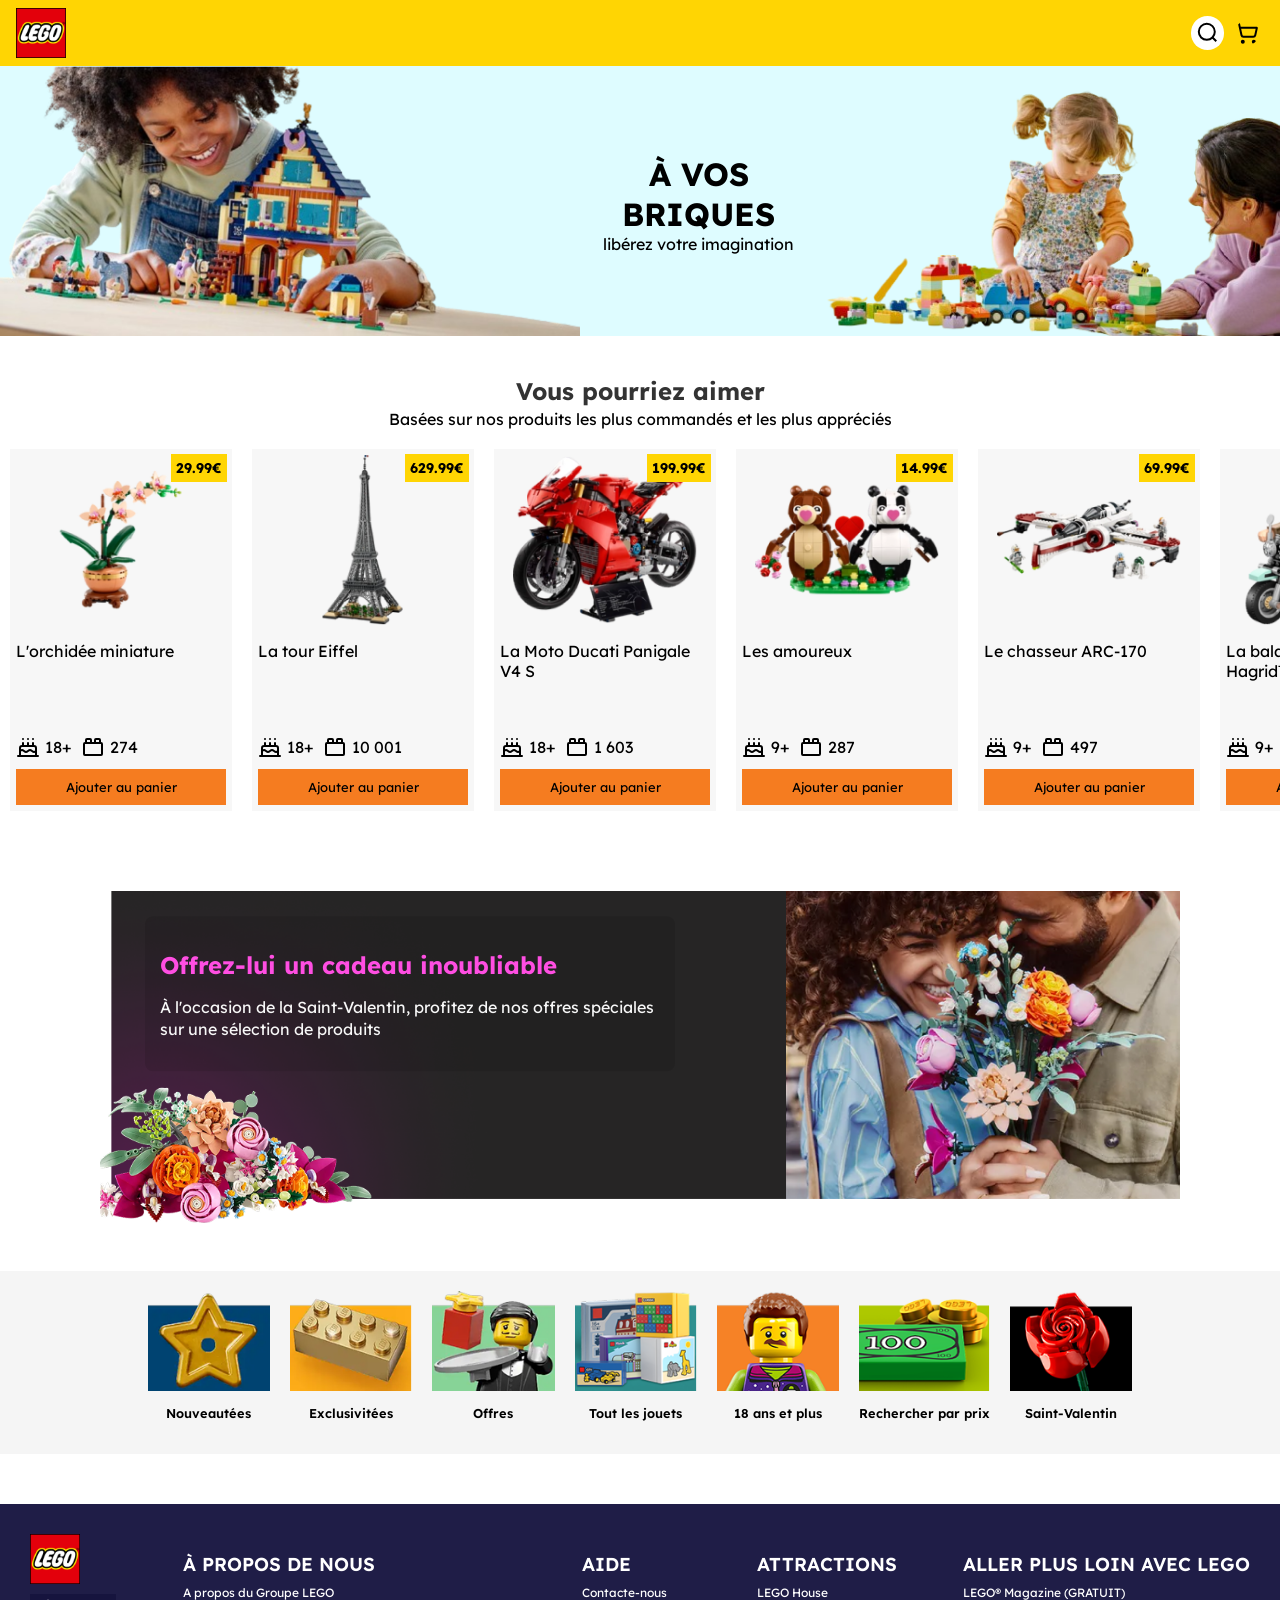
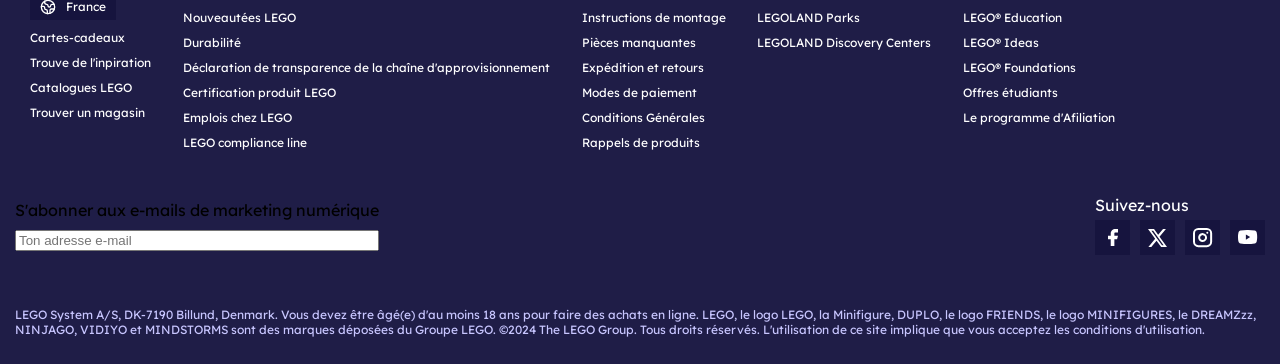
<file: index.html>
<!DOCTYPE html>
<html lang="en">
<head>
  <meta charset="UTF-8">
  <meta name="viewport" content="width=device-width, initial-scale=1.0">
  <title>Accueil | Boutique LEGO® (non-)officielle FR </title>

  <link rel="stylesheet" href="styles/base.css">
  <link rel="stylesheet" href="styles/navbar.css">
  <link rel="stylesheet" href="styles/header.css">
  <link rel="stylesheet" href="styles/most-sell.css">
  <link rel="stylesheet" href="styles/promo.css">
  <link rel="stylesheet" href="styles/categories.css">
  <link rel="stylesheet" href="styles/footer.css">

  <link rel="preconnect" href="https://fonts.googleapis.com">
  <link rel="preconnect" href="https://fonts.gstatic.com" crossorigin>
  <link href="https://fonts.googleapis.com/css2?family=Lexend:wght@100..900&display=swap" rel="stylesheet">
</head>

<body>
  <header style="width: 100%;">
    <div class="navbar">
      <img src="public/lego-logo.png" alt="LEGO® logo" class="logo">

      <div class="nav-links">
        <svg xmlns="http://www.w3.org/2000/svg" width="24" height="24" viewBox="0 0 24 24" fill="none" stroke="currentColor" stroke-width="2" stroke-linecap="round" stroke-linejoin="round" class="lucide lucide-search"><circle cx="11" cy="11" r="8"/><path d="m21 21-4.3-4.3"/></svg>

        <svg xmlns="http://www.w3.org/2000/svg" width="24" height="24" viewBox="0 0 24 24" fill="none" stroke="currentColor" stroke-width="2" stroke-linecap="round" stroke-linejoin="round" class="lucide lucide-shopping-cart"><circle cx="8" cy="21" r="1"/><circle cx="19" cy="21" r="1"/><path d="M2.05 2.05h2l2.66 12.42a2 2 0 0 0 2 1.58h9.78a2 2 0 0 0 1.95-1.57l1.65-7.43H5.12"/></svg>
      </div>
    </div>

    <div class="header">
      <img src="./public/lego-human-left.png" alt="LEGO® logo" class="left">

      <div class="header-content">
        <h1>À vos briques</h1>
        <p>libérez votre imagination</p>
      </div>

      <img src="./public/lego-human-right.png" alt="LEGO® logo" class="right">
    </div>
  </header>

  <div id="most-sell">
    <div id="title">
      <h2>Vous pourriez aimer</h2>
      <p>Basées sur nos produits les plus commandés et les plus appréciés</p>
    </div>

    <div id="items">
      <lego-item-card
        image="./public/items/2.png"
        price="29.99€"
        name="L&apos;orchidée miniature"
        age="18+"
        bricks="274"
      ></lego-item-card>

      <lego-item-card
        image="./public/items/0.png"
        price="629.99€"
        name="La tour Eiffel"
        age="18+"
        bricks="10 001"
      ></lego-item-card>
      
      <lego-item-card
        image="./public/items/1.png"
        price="199.99€"
        name="La Moto Ducati Panigale V4 S"
        age="18+"
        bricks="1 603"
      ></lego-item-card>
      
      <lego-item-card
        image="./public/items/3.png"
        price="14.99€"
        name="Les amoureux"
        age="9+"
        bricks="287"
      ></lego-item-card>
      
      <lego-item-card
        image="./public/items/4.png"
        price="69.99€"
        name="Le chasseur ARC-170"
        age="9+"
        bricks="497"
      ></lego-item-card>
      
      <lego-item-card
        image="./public/items/5.png"
        price="49.99€"
        name="La balade en moto de Hagrid™ et Harry"
        age="9+"
        bricks="617"
      ></lego-item-card>
      
      <lego-item-card
        image="./public/items/6.png"
        price="79.99€"
        name="LOVE"
        age="18+"
        bricks="791"
      ></lego-item-card>
    </div>
  </div>

  <section id="valentine">
    <img src="./public/promo/valentine.png" alt="Promotion Saint-Valentin" class="promo-image">
    
    <div class="promo-content">
      <h2>Offrez-lui un cadeau inoubliable</h2>
      <p>À l&apos;occasion de la Saint-Valentin, profitez de nos offres spéciales sur une sélection de produits</p>
    </div>
  </section>

  <section id="categories">
    <lego-item-category
      image="0"
      label="Nouveautées"
    ></lego-item-category>

    <lego-item-category
      image="1"
      label="Exclusivitées"
    ></lego-item-category>

    <lego-item-category
      image="2"
      label="Offres"
    ></lego-item-category>

    <lego-item-category
      image="3"
      label="Tout les jouets"
    ></lego-item-category>

    <lego-item-category
      image="4"
      label="18 ans et plus"
    ></lego-item-category>

    <lego-item-category
      image="5"
      label="Rechercher par prix"
    ></lego-item-category>

    <lego-item-category
      image="6"
      label="Saint-Valentin"
    ></lego-item-category>
  </section>

  <footer>
    <div class="rows">
      <div id="footer-nav">
        <img src="public/lego-logo.png" alt="LEGO® logo" class="logo">

        <div id="langSelector">
          <svg xmlns="http://www.w3.org/2000/svg" width="24" height="24" viewBox="0 0 24 24" fill="none" stroke="currentColor" stroke-width="2" stroke-linecap="round" stroke-linejoin="round" class="lucide lucide-earth"><path d="M21.54 15H17a2 2 0 0 0-2 2v4.54"/><path d="M7 3.34V5a3 3 0 0 0 3 3a2 2 0 0 1 2 2c0 1.1.9 2 2 2a2 2 0 0 0 2-2c0-1.1.9-2 2-2h3.17"/><path d="M11 21.95V18a2 2 0 0 0-2-2a2 2 0 0 1-2-2v-1a2 2 0 0 0-2-2H2.05"/><circle cx="12" cy="12" r="10"/></svg>
          <span>France</span>
        </div>

        <a href="#">Cartes-cadeaux</a>
        <a href="#">Trouve de l&apos;inpiration</a>
        <a href="#">Catalogues LEGO</a>
        <a href="#">Trouver un magasin</a>
      </div>

      <div id="footer-nav">
        <h3>à propos de nous</h3>
        <a href="#">A propos du Groupe LEGO</a>
        <a href="#">Nouveautées LEGO</a>
        <a href="#">Durabilité</a>
        <a href="#">Déclaration de transparence de la chaîne d&apos;approvisionnement</a>
        <a href="#">Certification produit LEGO</a>
        <a href="#">Emplois chez LEGO</a>
        <a href="#">LEGO compliance line</a>
      </div>

      <div id="footer-nav">
        <h3>Aide</h3>
        <a href="#">Contacte-nous</a>
        <a href="#">Instructions de montage</a>
        <a href="#">Pièces manquantes</a>
        <a href="#">Expédition et retours</a>
        <a href="#">Modes de paiement</a>
        <a href="#">Conditions Générales</a>
        <a href="#">Rappels de produits</a>
      </div>

      <div id="footer-nav">
        <h3>Attractions</h3>
        <a href="#">LEGO House</a>
        <a href="#">LEGOLAND Parks</a>
        <a href="#">LEGOLAND Discovery Centers</a>
      </div>

      <div id="footer-nav">
        <h3>Aller plus loin avec LEGO</h3>
        <a href="#">LEGO® Magazine (GRATUIT)</a>
        <a href="#">LEGO® Education</a>
        <a href="#">LEGO® Ideas</a>
        <a href="#">LEGO® Foundations</a>
        <a href="#">Offres étudiants</a>
        <a href="#">Le programme d&apos;Afiliation</a>
      </div>
    </div>

    <div id="footer-bottom">
      <div id="newsletter-socials">
        <div id="newsletter">
          <label>S&apos;abonner aux e-mails de marketing numérique</label>
          <input type="email" placeholder="Ton adresse e-mail">
        </div>

        <div id="socials">
          <label>Suivez-nous</label>

          <div class="socials-links">
            <!-- Facebook -->
            <a href="#" class="icon">
              <svg width="10" height="17" viewBox="0 0 10 17" fill="none" xmlns="http://www.w3.org/2000/svg">
                <path d="M10 0H7.27273C6.0672 0 4.91104 0.447767 4.05861 1.2448C3.20617 2.04183 2.72727 3.12283 2.72727 4.25V6.8H0V10.2H2.72727V17H6.36364V10.2H9.09091L10 6.8H6.36364V4.25C6.36364 4.02457 6.45942 3.80837 6.6299 3.64896C6.80039 3.48955 7.03162 3.4 7.27273 3.4H10V0Z" fill="white"/>
              </svg>                  
            </a>

            <!-- X (Twitter) -->
            <a href="#" class="icon">
              <svg width="19" height="18" viewBox="0 0 19 18" fill="none" xmlns="http://www.w3.org/2000/svg">
                <path d="M15.0113 0H17.9237L11.5292 7.63838L19 18H13.1373L8.54715 11.7033L3.29224 18H0.379873L7.15428 9.83026L0 0H6.00833L10.1553 5.75203L15.0113 0ZM13.992 16.2066H15.6065L5.15995 1.72694H3.42519L13.992 16.2066Z" fill="white"/>
              </svg>
            </a>

            <a href="#" class="icon">
              <!-- Instagram -->
              <svg width="20" height="20" viewBox="0 0 20 20" fill="none" xmlns="http://www.w3.org/2000/svg">
                <path d="M13.8571 1H5.28571C2.91878 1 1 2.91878 1 5.28571V13.8571C1 16.2241 2.91878 18.1429 5.28571 18.1429H13.8571C16.2241 18.1429 18.1429 16.2241 18.1429 13.8571V5.28571C18.1429 2.91878 16.2241 1 13.8571 1Z" stroke="white" stroke-width="2" stroke-linecap="round" stroke-linejoin="round" />
                <path d="M12.9997 9.03113C13.1055 9.74448 12.9837 10.473 12.6515 11.1131C12.3194 11.7533 11.7939 12.2723 11.1497 12.5966C10.5056 12.9208 9.77556 13.0336 9.06357 12.9191C8.35157 12.8045 7.69383 12.4683 7.1839 11.9584C6.67396 11.4485 6.33781 10.7907 6.22324 10.0787C6.10867 9.36675 6.22152 8.63675 6.54574 7.99259C6.86997 7.34843 7.38905 6.82291 8.02916 6.49076C8.66928 6.15862 9.39782 6.03678 10.1112 6.14256C10.8388 6.25046 11.5125 6.58953 12.0326 7.10968C12.5528 7.62983 12.8918 8.30348 12.9997 9.03113Z" stroke="white" stroke-width="2" stroke-linecap="round" stroke-linejoin="round"/>
                <path d="M14.2852 4.85693H14.2937" stroke="white" stroke-width="2" stroke-linecap="round" stroke-linejoin="round"/>
              </svg>
            </a>

            <!-- Youtube -->
            <a href="#" class="icon">
              <svg width="20" height="15" viewBox="0 0 20 15" fill="none" xmlns="http://www.w3.org/2000/svg">
                <path d="M1.44908 11.3426C0.850305 8.51686 0.850305 5.59698 1.44908 2.7712C1.52776 2.48424 1.67977 2.2227 1.89018 2.0123C2.10058 1.80189 2.36212 1.64988 2.64908 1.5712C7.24633 0.809598 11.9376 0.809598 16.5348 1.5712C16.8218 1.64988 17.0833 1.80189 17.2937 2.0123C17.5041 2.2227 17.6561 2.48424 17.7348 2.7712C18.3336 5.59698 18.3336 8.51686 17.7348 11.3426C17.6561 11.6296 17.5041 11.8911 17.2937 12.1015C17.0833 12.3119 16.8218 12.464 16.5348 12.5426C11.9376 13.3044 7.24631 13.3044 2.64908 12.5426C2.36212 12.464 2.10058 12.3119 1.89018 12.1015C1.67977 11.8911 1.52776 11.6296 1.44908 11.3426Z" fill="white" stroke="white" stroke-width="2" stroke-linecap="round" stroke-linejoin="round"/>
                <path d="M7.87695 9.62821L12.1627 7.05678L7.87695 4.48535V9.62821Z" fill="#16143E"/>
              </svg>
            </a>
          </div>
        </div>
      </div>

      <div>
        <p id="footer-legal">
          LEGO System A/S, DK-7190 Billund, Denmark. Vous devez être âgé(e) d&apos;au moins 18 ans pour faire des achats en ligne. LEGO, le logo LEGO, la Minifigure, DUPLO, le logo FRIENDS, le logo MINIFIGURES, le DREAMZzz, NINJAGO, VIDIYO et MINDSTORMS sont des marques déposées du Groupe LEGO. ©2024 The LEGO Group. Tous droits réservés. L&apos;utilisation de ce site implique que vous acceptez les conditions d&apos;utilisation.
        </p>
      </div>   
    </div>
  </footer>

  <script src="public/scripts/lego-item-card.js"></script>
  <script src="public/scripts/lego-category-card.js"></script>
</body>
</html>
</file>
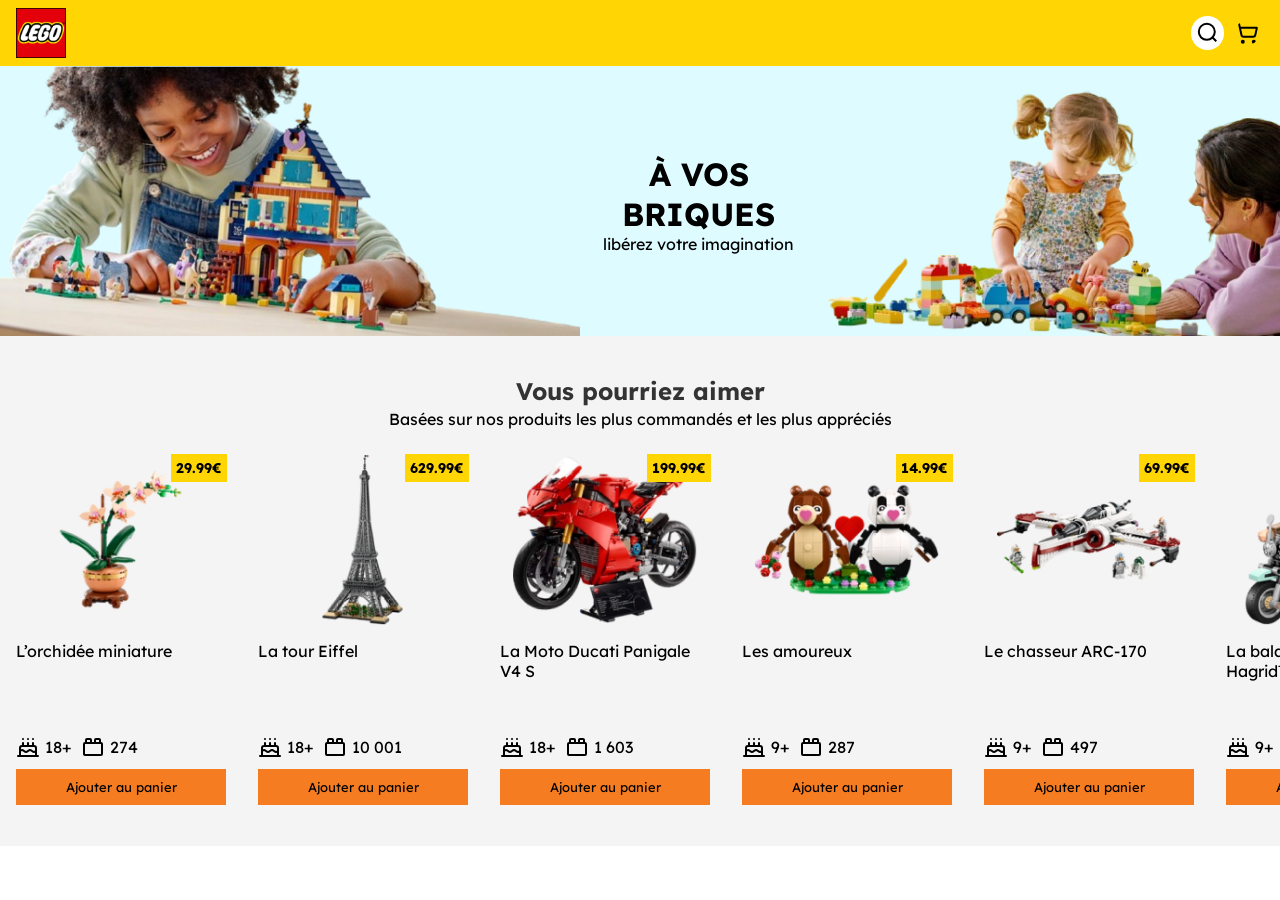
<file: site/index.html>
<!DOCTYPE html>
<html lang="en">
<head>
  <meta charset="UTF-8">
  <meta name="viewport" content="width=device-width, initial-scale=1.0">
  <title>Accueil | Boutique LEGO® (non-)officielle FR </title>

  <link rel="stylesheet" href="styles/base.css">
  <link rel="stylesheet" href="styles/navbar.css">
  <link rel="stylesheet" href="styles/header.css">
  <link rel="stylesheet" href="styles/most-sell.css">

  <link rel="preconnect" href="https://fonts.googleapis.com">
  <link rel="preconnect" href="https://fonts.gstatic.com" crossorigin>
  <link href="https://fonts.googleapis.com/css2?family=Lexend:wght@100..900&display=swap" rel="stylesheet">
</head>

<body>
  <header style="width: 100%;">
    <div class="navbar">
      <img src="public/lego-logo.png" alt="LEGO® logo" class="logo">

      <div class="nav-links">
        <svg xmlns="http://www.w3.org/2000/svg" width="24" height="24" viewBox="0 0 24 24" fill="none" stroke="currentColor" stroke-width="2" stroke-linecap="round" stroke-linejoin="round" class="lucide lucide-search"><circle cx="11" cy="11" r="8"/><path d="m21 21-4.3-4.3"/></svg>

        <svg xmlns="http://www.w3.org/2000/svg" width="24" height="24" viewBox="0 0 24 24" fill="none" stroke="currentColor" stroke-width="2" stroke-linecap="round" stroke-linejoin="round" class="lucide lucide-shopping-cart"><circle cx="8" cy="21" r="1"/><circle cx="19" cy="21" r="1"/><path d="M2.05 2.05h2l2.66 12.42a2 2 0 0 0 2 1.58h9.78a2 2 0 0 0 1.95-1.57l1.65-7.43H5.12"/></svg>
      </div>
    </div>

    <div class="header">
      <img src="./public/lego-human-left.png" alt="LEGO® logo" class="left">

      <div class="header-content">
        <h1>À vos briques</h1>
        <p>libérez votre imagination</p>
      </div>

      <img src="./public/lego-human-right.png" alt="LEGO® logo" class="right">
    </div>
  </header>

  <div id="most-sell">
    <div id="title">
      <h2>Vous pourriez aimer</h2>
      <p>Basées sur nos produits les plus commandés et les plus appréciés</p>
    </div>

    <div id="items">
      <lego-item-card
        image="./public/items/2.png"
        price="29.99€"
        name="L’orchidée miniature"
        age="18+"
        bricks="274"
      ></lego-item-card>

      <lego-item-card
        image="./public/items/0.png"
        price="629.99€"
        name="La tour Eiffel"
        age="18+"
        bricks="10 001"
      ></lego-item-card>
      
      <lego-item-card
        image="./public/items/1.png"
        price="199.99€"
        name="La Moto Ducati Panigale V4 S"
        age="18+"
        bricks="1 603"
      ></lego-item-card>
      
      <lego-item-card
        image="./public/items/3.png"
        price="14.99€"
        name="Les amoureux"
        age="9+"
        bricks="287"
      ></lego-item-card>
      
      <lego-item-card
        image="./public/items/4.png"
        price="69.99€"
        name="Le chasseur ARC-170"
        age="9+"
        bricks="497"
      ></lego-item-card>
      
      <lego-item-card
        image="./public/items/5.png"
        price="49.99€"
        name="La balade en moto de Hagrid™ et Harry"
        age="9+"
        bricks="617"
      ></lego-item-card>
      
      <lego-item-card
        image="./public/items/6.png"
        price="79.99€"
        name="LOVE"
        age="18+"
        bricks="791"
      ></lego-item-card>
    </div>
  </div>

  <script src="public/scripts/lego-item-card.js"></script>
</body>
</html>
</file>
<file: styles/base.css>
/* style="display: flex; justify-content: center; align-items: center; flex-direction: column;" */

body {
  padding: 0;
  margin: 0;
  background-color: #FFFFFF;

  font-family: "Lexend", sans-serif;

  width: 100%;
  height: 100%;

  display: flex;
  justify-content: center;
  align-items: center;
  flex-direction: column;
}
</file>
<file: styles/navbar.css>
.navbar {
  padding: 0.5rem 1rem;
  display: flex;
  flex-direction: row;
  justify-content: space-between;
  align-items: center;
  align-content: center;
  background-color: #FFD503;
}

img {
  width: 50px;
  height: 50px;
}

.nav-links {
  display: flex;
  justify-content: space-between;
  gap: 6px;
  cursor: pointer;

  .lucide {
    color: #000000;
    padding: 0.3rem;
    border-radius: 100%;
  }:hover {
    background-color: rgb(248, 248, 248);
  }

  .lucide-search {
    background-color: #FFFFFF;
  }:hover {
    background-color: rgb(248, 248, 248);
  }
}
</file>
<file: styles/header.css>
.header {
  background-color: #DEFCFF;
  position: relative;
  display: flex;
  flex-direction: row;
  justify-content: space-between;
  z-index: 1;
  align-items: center;
  height: 30vh;

  @media (max-width: 768px) {
    height: 20vh;
  }
}

.header-content {
  text-align: center;
  display: flex;
  flex-direction: column;
  justify-content: center;
  align-items: center;
  flex: 1;
  z-index: 10;
  color: #000000;
}

.header {
  img {
    width: 300px;
    height: auto;
  }

  img.left {
    height: 100%;
    width: auto;

    @media (max-width: 768px) {
      display: none;
    }
  }

  img.right {
    height: 100%;
    width: auto;

    @media (max-width: 768px) {
      display: none;
    }
  }
}

.header-content h1 {
  font-size: 2rem;
  font-weight: bold;
  text-transform: uppercase;
  margin-bottom: -1rem;
}

.header-content p {
  font-size: 1rem;
}
</file>
<file: styles/most-sell.css>
#most-sell {
  background-color: #ffffff;
  width: 100%;
  padding: 20px 0 20px 0;
}

#title {
  text-align: center;
  margin-bottom: 20px;
}

#title h2 {
  font-size: 1.5em;
  color: #333;
  margin-bottom: -13px;
}

#title ul {
  list-style-type: none;
  padding: 0;
  margin: 0;
}

#items {
  padding-left: 10px;
  padding-right: 10px;

  display: flex;
  flex-direction: row;
  gap: 20px;
  overflow-x: auto;
  overflow-y: hidden;
  -webkit-overflow-scrolling: touch;
  padding-bottom: 15px;
}

.lego-item-card {
  position: relative;
  background-color: #f7f7f7;
  padding: 6px;
  min-width: 210px;
  flex-shrink: 0;
  min-height: 350px;
  
  display: flex;
  flex-direction: column;
}

.lego-item-card img {
  width: 100%;
  height: 170px;
  object-fit: contain;
}

.lego-item-card span.price {
  position: absolute;
  top: 0;
  right: 0;
  background-color: #FFD503;
  color: #000000;
  padding: 5px;
  margin: 5px;
  font-size: 14px;
  font-weight: bold;
}

.lego-item-card p {
  font-weight: 400;
  flex-shrink: 1;
	max-width: 210px;
}

.card-content {
  display: flex;
  flex-direction: column;
  flex: 1;
  justify-content: space-between;
}

.item-bottom {
  padding: 10px;
  margin-top: auto;
}

.item-details {
  display: flex;
  flex-direction: row;
  gap: 10px;
  margin-bottom: 10px;
}

.item-age, 
.item-bricks {
  display: flex;
  align-items: center;
  justify-content: center;
  gap: 5px;
}

.item-bottom {
	padding: 0px;
}

.item-bottom button {
  font-family: 'Lexend', sans-serif;
  background-color: #F57C20;
  padding: 10px;
  border: none;
  font-weight: 400;
  cursor: pointer;
  width: 100%;
  font-size: 13px;
}

.item-bottom button:hover {
	background-color: #e0701b;
}
</file>
<file: styles/promo.css>
section#valentine {
  position: relative;
  padding: 20px 10px;
  max-width: 1200px;
  margin: 25px auto -10px;
  overflow: hidden;

  img {
    position: relative;
    width: 100%;
    max-height: 370px;
    height: auto;
    object-fit: cover;
    display: block;
  }

  .promo-content {
    position: absolute;
    top: 30%;
    left: 5%;
    transform: translateY(-50%);
    width: min(90%, 500px);
    padding: 15px;
    
    background: rgba(0, 0, 0, 0.1);
    border-radius: 8px;

    h2 {
      font-size: clamp(16px, 4vw, 24px);
      font-weight: 700;
      color: #FF4EE2;
      margin-bottom: 10px;
      line-height: 1.2;
    }

    p {
      font-size: clamp(12px, 3vw, 16px);
      color: #F8F8F8;
      line-height: 1.4;
    }
  }
}

@media screen and (max-width: 768px) {
  section#valentine {
    padding: 10px 5px;

    .promo-content {
      top: 50%;
      width: 90%;
      left: 50%;
      transform: translate(-50%, -50%);
      text-align: center;
    }
  }
}

@media screen and (max-width: 480px) {
  section#valentine {
    .promo-content {
      top: 50%;
      padding: 10px;
    }
  }
}
</file>
<file: styles/categories.css>
section#categories {
  width: 100%;
  background-color: #f5f5f5;
  display: flex;
  flex-wrap: wrap;
  justify-content: center;
  padding: 20px 0;
  gap: 20px;

  .c {
    img {
      width: 100%;
      height: 100px;
      object-fit: fill;
    }

    h3 {
      font-size: 0.80em;
      font-weight: 600;
      margin-top: 10px;
      text-align: center;
    }
  }

  .c:hover {
    cursor: pointer;
    transform: scale(1.05);

    img {
      filter: brightness(0.8);
    }

    h3 {
      text-decoration: underline;
    }
  }
}
</file>
<file: styles/footer.css>
footer {
  display: flex;
  flex-direction: column;

  width: 100%;
  margin-top: 50px;

  background-color: #1F1D47;

  #langSelector {
    display: flex;
    justify-content: center;
    align-items: center;
    gap: 10px;
    padding: 5px;
    font-size: 0.75rem;
    color: #fff;
    max-width: 4.75rem;
    background-color: #16143E;

    svg {
      height: 1rem;
      width: 1rem;
    }
  }

  .rows {
    display: flex;
    flex-wrap: wrap;
    justify-content: space-between;
    padding: 15px;
  }

  #footer-nav {
    display: flex;
    flex-direction: column;
    padding: 15px;
    gap: 10px;

    h3 {
      color: #fff;
      margin-bottom: -1px;
      font-weight: 600;
      text-transform: uppercase;
    }
  
    a {
      color: #fff;
      font-size: 0.75rem;
      text-decoration: none;
      font-weight: 400;
    }
  
    a:hover {
      text-decoration: underline;
    }
  }

  #footer-bottom {
    display: flex;
    flex-direction: column;
    gap: 10px;
  }

  #newsletter-socials {
    display: flex;
    justify-content: space-between;
    align-items: center;
    padding: 15px;
  }

  #newsletter {
    display: flex;
    flex-direction: column;
    gap: 10px;
  }

  #socials {
    display: flex;
    flex-direction: column;
    gap: 5px;
    color: #fff;

    .socials-links {
      display: flex;
      flex-direction: row;
      gap: 10px;

      .icon {
        display: flex;

        width: 25px;
        height: 25px;

        align-items: center;
        justify-content: center;

        background-color: #16143E;
        padding: 5px;
      }
    }
  }

  #footer-legal {
    color: #C8C6FF;
    font-size: 0.75rem;
    text-align: left;
    padding: 15px;
  }
}
</file>
<file: site/styles/base.css>
/* style="display: flex; justify-content: center; align-items: center; flex-direction: column;" */

body {
  padding: 0;
  margin: 0;
  background-color: #FFFFFF;

  font-family: "Lexend", sans-serif;

  width: 100%;
  height: 100%;

  display: flex;
  justify-content: center;
  align-items: center;
  flex-direction: column;
}
</file>
<file: site/styles/navbar.css>
.navbar {
  padding: 0.5rem 1rem;
  display: flex;
  flex-direction: row;
  justify-content: space-between;
  align-items: center;
  align-content: center;
  background-color: #FFD503;
}

img {
  width: 50px;
  height: 50px;
}

.nav-links {
  display: flex;
  justify-content: space-between;
  gap: 6px;
  cursor: pointer;

  .lucide {
    color: #000000;
    padding: 0.3rem;
    border-radius: 100%;
  }:hover {
    background-color: rgb(248, 248, 248);
  }

  .lucide-search {
    background-color: #FFFFFF;
  }:hover {
    background-color: rgb(248, 248, 248);
  }
}
</file>
<file: site/styles/header.css>
.header {
  background-color: #DEFCFF;
  position: relative;
  display: flex;
  flex-direction: row;
  justify-content: space-between;
  z-index: 1;
  align-items: center;
  height: 30vh;

  @media (max-width: 768px) {
    height: 20vh;
  }
}

.header-content {
  text-align: center;
  display: flex;
  flex-direction: column;
  justify-content: center;
  align-items: center;
  flex: 1;
  z-index: 10;
  color: #000000;
}

.header {
  img {
    width: 300px;
    height: auto;
  }

  img.left {
    height: 100%;
    width: auto;

    @media (max-width: 768px) {
      display: none;
    }
  }

  img.right {
    height: 100%;
    width: auto;

    @media (max-width: 768px) {
      display: none;
    }
  }
}

.header-content h1 {
  font-size: 2rem;
  font-weight: bold;
  text-transform: uppercase;
  margin-bottom: -1rem;
}

.header-content p {
  font-size: 1rem;
}
</file>
<file: site/styles/most-sell.css>
#most-sell {
  background-color: #F4F4F4;
  width: 100%;
  padding: 20px;
}

#title {
  text-align: center;
  margin-bottom: 20px;
}

#title h2 {
  font-size: 1.5em;
  color: #333;
  margin-bottom: -13px;
}

#title ul {
  list-style-type: none;
  padding: 0;
  margin: 0;
}

#items {
  padding-left: 10px;
  padding-right: 10px;

  display: flex;
  flex-direction: row;
  gap: 20px;
  overflow-x: auto;
  overflow-y: hidden;
  -webkit-overflow-scrolling: touch;
  padding-bottom: 15px;
}

.lego-item-card {
  position: relative;
  background-color: #F4F4F4;
  padding: 6px;
  min-width: 210px;
  flex-shrink: 0;
  min-height: 350px;
  
  display: flex;
  flex-direction: column;
}

.lego-item-card img {
  width: 100%;
  height: 170px;
  object-fit: contain;
}

.lego-item-card span.price {
  position: absolute;
  top: 0;
  right: 0;
  background-color: #FFD503;
  color: #000000;
  padding: 5px;
  margin: 5px;
  font-size: 14px;
  font-weight: bold;
}

.lego-item-card p {
  font-weight: 400;
  flex-shrink: 1;
	max-width: 210px;
}

.card-content {
  display: flex;
  flex-direction: column;
  flex: 1;
  justify-content: space-between;
}

.item-bottom {
  padding: 10px;
  margin-top: auto;
}

.item-details {
  display: flex;
  flex-direction: row;
  gap: 10px;
  margin-bottom: 10px;
}

.item-age, 
.item-bricks {
  display: flex;
  align-items: center;
  justify-content: center;
  gap: 5px;
}

.item-bottom {
	padding: 0px;
}

.item-bottom button {
  font-family: 'Lexend', sans-serif;
  background-color: #F57C20;
  padding: 10px;
  border: none;
  font-weight: 400;
  cursor: pointer;
  width: 100%;
  font-size: 13px;
}

.item-bottom button:hover {
	background-color: #e0701b;
}
</file>
